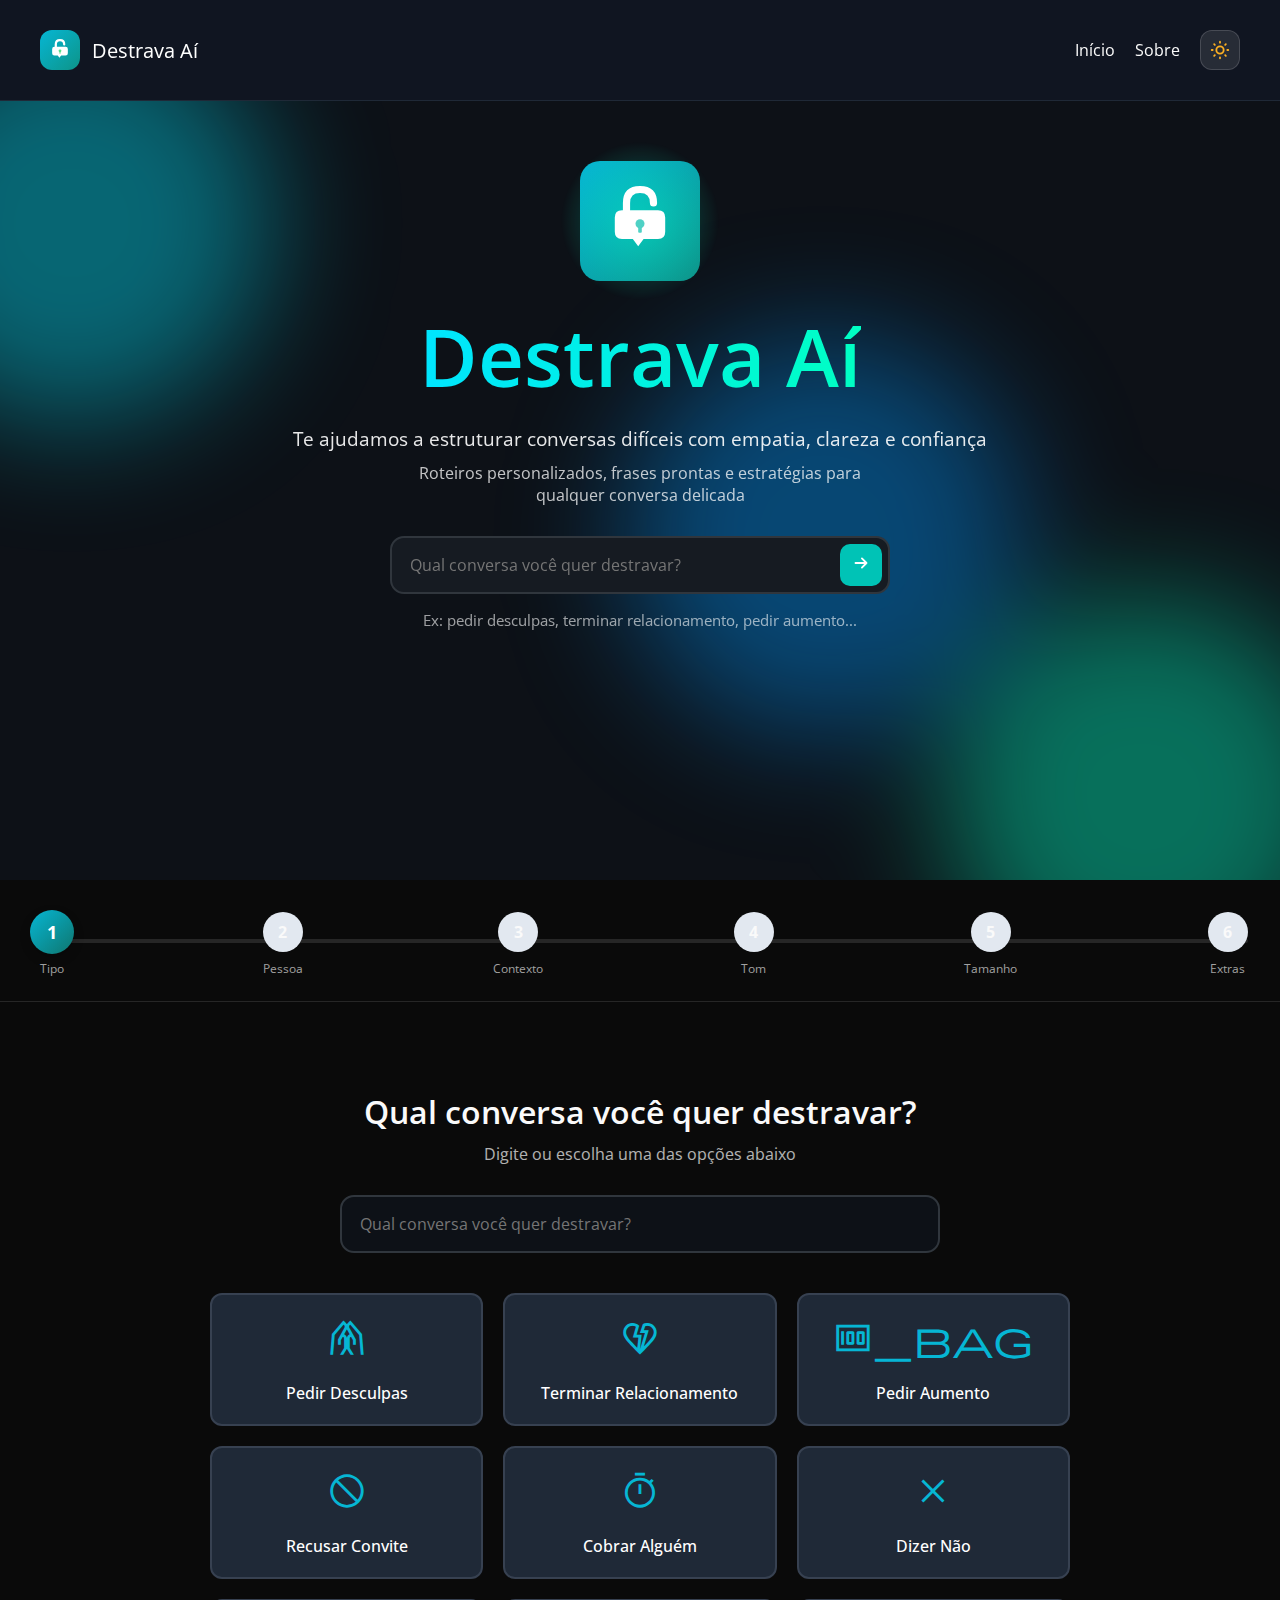
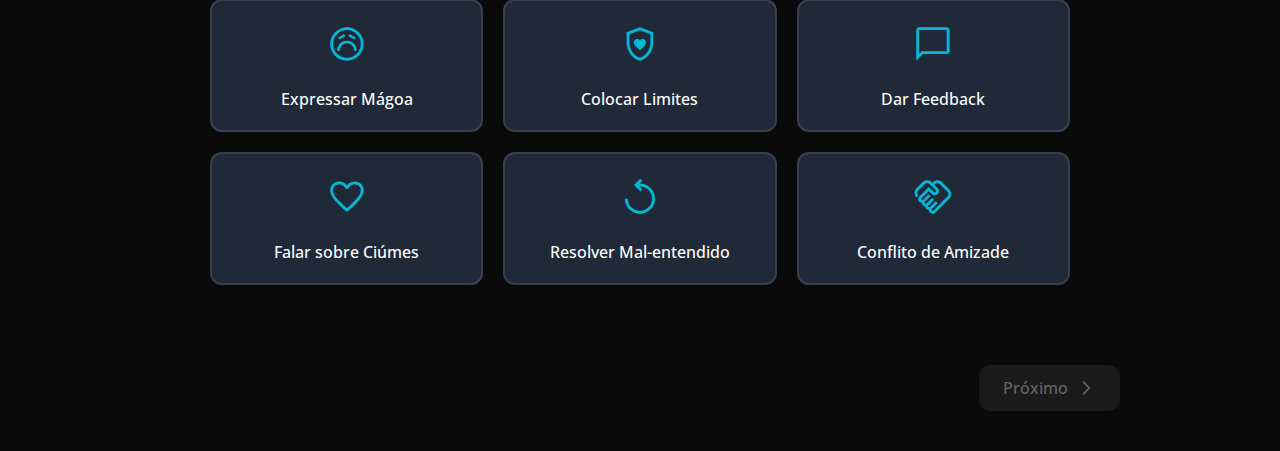
<file: index.html>
<!DOCTYPE html>
<html lang="en" class="dark">

<head>
    <meta charset="UTF-8" />
    <meta name="viewport" content="width=device-width, initial-scale=1.0" />
    <title>Destrava Aí | Pietra.dev</title>
    <link rel="stylesheet" href="style.css" />
    <link rel="stylesheet" href="https://fonts.googleapis.com/css2?family=Material+Symbols+Rounded" />
    <link rel="stylesheet" href="https://fonts.googleapis.com/css2?family=Material+Symbols+Outlined" />
    <link rel="stylesheet" href="https://fonts.googleapis.com/css2?family=Material+Symbols+Sharp" />

</head>

<body>
    <header>
        <nav>
            <!--LOGO-->
            <div class="logo-div">
                <button class="logo-btn" onclick="scrollToSection('inicio')">
                    <div class="logo-icon">
                        <svg class="logo-svg" viewBox="0 0 100 100">
                            <path d="M 65 30 Q 65 15 50 15 Q 35 15 35 30 L 35 38" fill="none" stroke="white"
                                stroke-width="8" stroke-linecap="round"></path>

                            <path d="M 30 38 Q 22 38 22 46 L 22 62 Q 22 70 30 70 
             L 42 70 L 48 78 L 54 70 L 70 70 Q 78 70 78 62 
             L 78 46 Q 78 38 70 38 Z" fill="white"></path>

                            <circle cx="50" cy="53" r="5" fill="#4ade80" opacity="0.9"></circle>
                            <rect x="48" y="53" width="4" height="10" rx="1" fill="#4ade80" opacity="0.9"></rect>
                        </svg>
                    </div>

                    <span class="logo-text">Destrava Aí</span>
                </button>
            </div>

            <!--Seçoes-->
            <div class="sections">
                <ul>
                    <li><a href="#">Início</a></li>
                    <li><a href="#">Sobre</a></li>
                </ul>

                <button id="theme-toggle" class="dark-mode-btn" aria-label="Toggle dark mode">
                    <svg class="sun-icon" viewBox="0 0 24 24" fill="none" stroke="currentColor">
                        <path stroke-linecap="round" stroke-linejoin="round" stroke-width="2"
                            d="M12 3v1m0 16v1m9-9h-1M4 12H3m15.364 6.364l-.707-.707M6.343 6.343l-.707-.707m12.728 0l-.707.707M6.343 17.657l-.707.707M16 12a4 4 0 11-8 0 4 4 0 018 0z" />
                    </svg>

                    <svg class="moon-icon" viewBox="0 0 24 24" fill="none" stroke="currentColor">
                        <path stroke-linecap="round" stroke-linejoin="round" stroke-width="2"
                            d="M20.354 15.354A9 9 0 018.646 3.646 9.003 9.003 0 0012 21a9.003 9.003 0 008.354-5.646z" />
                    </svg>
                </button>
            </div>
        </nav>
    </header>

    <!--HERO-->

    <main>
        <section id="inicio" class="hero-section">
            <div class="blobs">
                <div class="blob blob-1"></div>
                <div class="blob blob-2"></div>
                <div class="blob blob-3"></div>
            </div>

            <div class="hero-container">
                <div class="hero-center">
                    <div class="hero-logo-wrapper">
                        <div class="hero-logo-frame"></div>

                        <div class="hero-logo-glow"></div>

                        <div class="hero-logo">
                            <svg viewBox="0 0 100 100" class="hero-logo-svg hero-logo-big">
                                <path d="M 65 30 Q 65 15 50 15 Q 35 15 35 30 L 35 38" fill="none" stroke="white"
                                    stroke-width="8" stroke-linecap="round"></path>

                                <path d="M 30 38 Q 22 38 22 46 L 22 62 Q 22 70 30 70 
                   L 42 70 L 48 78 L 54 70 L 70 70 Q 78 70 78 62 
                   L 78 46 Q 78 38 70 38 Z" fill="white"></path>

                                <circle cx="50" cy="53" r="5" fill="#4fd1c5"></circle>
                                <rect x="48" y="53" width="4" height="10" rx="1" fill="#4fd1c5"></rect>
                            </svg>
                        </div>
                    </div>

                    <h1 class="hero-title">
                        <span class="hero-gradient-text">Destrava Aí</span>
                    </h1>

                    <p class="hero-subtitle">
                        Te ajudamos a estruturar conversas difíceis com empatia, clareza e
                        confiança
                    </p>

                    <p class="hero-description">
                        Roteiros personalizados, frases prontas e estratégias para qualquer conversa delicada
                    </p>

                    <div class="hero-input-wrapper" id="heroInputWrapper">
                        <input type="text" class="hero-input" id="heroInput"
                            placeholder="Qual conversa você quer destravar?" />

                        <button type="button" class="hero-submit" id="heroSubmit" aria-label="Buscar conversa">
                            <svg viewBox="0 0 24 24" class="hero-submit-icon">
                                <path stroke-linecap="round" stroke-linejoin="round" stroke-width="2"
                                    d="M13 7l5 5m0 0l-5 5m5-5H6" />
                            </svg>
                        </button>

                        <div class="hero-dropdown" id="heroDropdown">
                            <div class="dropdown-grid" id="dropdownGrid"></div>
                        </div>
                    </div>

                    <p class="hero-hint">
                        Ex: pedir desculpas, terminar relacionamento, pedir aumento...
                    </p>
                </div>
            </div>
        </section>
    </main>

    <!--FORM-->

    <div class="timeline-container">
        <!-- Progress bar de fundo -->
        <div class="progress-bar-bg">
            <div class="progress-bar-fill" id="progress-bar-fill"></div>
        </div>

        <!-- Steps -->
        <div class="steps">
            <div class="step" data-step="1">
                <div class="circle">1</div>
                <span class="label">Tipo</span>
            </div>
            <div class="step" data-step="2">
                <div class="circle">2</div>
                <span class="label">Pessoa</span>
            </div>
            <div class="step" data-step="3">
                <div class="circle">3</div>
                <span class="label">Contexto</span>
            </div>
            <div class="step" data-step="4">
                <div class="circle">4</div>
                <span class="label">Tom</span>
            </div>
            <div class="step" data-step="5">
                <div class="circle">5</div>
                <span class="label">Tamanho</span>
            </div>
            <div class="step" data-step="6">
                <div class="circle">6</div>
                <span class="label">Extras</span>
            </div>
        </div>
    </div>

    <form>

        <!--STEP 1-->

        <section class="step1">
            <h2>Qual conversa você quer destravar?</h2>
            <p>Digite ou escolha uma das opções abaixo</p>

            <input type="text" class="hero-input" id="step1Input" placeholder="Qual conversa você quer destravar?" />

            <div class="cards"></div>

        </section>

        <!--STEP 2-->

        <section class="step2">
            <h2>Com quem você vai conversar?</h2>
            <p>O tipo de relacionamento influencia a abordagem</p>

            <div class="cards-step2"></div>

        </section>


        <!--STEP 3-->


        <section class="step3">
            <h2>Contexto da Conversa</h2>
            <p>Entenda a proximidade e onde a conversa acontecerá</p>

            <div class="step3-section">
                <h3 class="step3-subtitle">Nível de proximidade</h3>
                <div class="cards-step3-proximity"></div>
            </div>

        </section>

        <!--STEP 4-->

        <section class="step4">
            <h2>Qual tom você quer usar?</h2>
            <p>O tom define a estratégia e as palavras que você usará</p>

            <div class="cards-step4"></div>

        </section>

        <!--STEP 5-->

        <section class="step5">
            <h2>Quanto tempo você tem?</h2>
            <p>Isso ajuda a definir o nível de detalhe do roteiro</p>

            <div class="cards-step5"></div>

        </section>

        <!--STEP 6-->

        <section class="step6" style="display: none;">
            <h2>Personalize ainda mais</h2>
            <p>Selecione elementos extras que quer incluir (opcional)</p>

            <div class="cards-step6"></div>

         </section>

         <div id="results" class="container" style="display: none;">

            <!-- Header -->
            <div class="header no-print">
                <div class="icon-wrapper">
                    <svg class="check-icon" viewBox="0 0 24 24" fill="none" stroke="currentColor">
                        <path stroke-linecap="round" stroke-linejoin="round" stroke-width="2" d="M5 13l4 4L19 7" />
                    </svg>
                </div>
                <h2>Conversa Destravada!</h2>
                <p>Aqui está seu roteiro personalizado. Use como guia durante a conversa.</p>
            </div>

            <!-- Print Header -->
            <div class="print-header print-only">
                <h1>🔓 Destrava Aí</h1>
                <h2>Seu Roteiro Personalizado</h2>
                <p id="print-date"></p>
            </div>

            <div class="frase-pronta">
                <div class="bg-effect top"></div>
                <div class="bg-effect bottom"></div>
                <h3>Como Começar</h3>
                <div class="quote" id="frasePronta"></div>
            </div>

            <div class="roteiro" id="roteiroContainer">
            </div>

            <div class="info-sections">
                <div class="section sentimentos">
                    <h3>Emoções Envolvidas</h3>
                    <p id="sentimentos"></p>
                </div>
                <div class="section evitar">
                    <h3>Armadilhas para Evitar</h3>
                    <ul id="evitarList"></ul>
                </div>
                <div class="section finalizar">
                    <h3>Como Finalizar</h3>
                    <p id="finalizar"></p>
                </div>
            </div>

            <div id="extrasContainer">
            </div>

            <div class="action-buttons">
                <button id="newConversation">Destravar Outra Conversa</button>
                <button id="printButton">
                    Imprimir Guia
                    <svg class="print-icon" viewBox="0 0 24 24" fill="none" stroke="currentColor">
                        <path stroke-linecap="round" stroke-linejoin="round" stroke-width="2"
                            d="M17 17h2a2 2 0 002-2v-4a2 2 0 00-2-2H5a2 2 0 00-2 2v4a2 2 0 002 2h2m2 4h6a2 2 0 002-2v-4a2 2 0 00-2-2H9a2 2 0 00-2 2v4a2 2 0 002 2zm8-12V5a2 2 0 00-2-2H9a2 2 0 00-2 2v4h10z" />
                    </svg>
                </button>
            </div>

        </div>


        <div class="form-navigation">
            <button type="button" id="backBtn" class="nav-btn back-btn" style="display: none;">
                <svg width="20" height="20" viewBox="0 0 24 24" fill="none" stroke="currentColor">
                    <path stroke-linecap="round" stroke-linejoin="round" stroke-width="2" d="M15 19l-7-7 7-7" />
                </svg>
                Voltar
            </button>
            <button type="button" id="nextBtn" class="nav-btn next-btn">
                Próximo
                <svg width="20" height="20" viewBox="0 0 24 24" fill="none" stroke="currentColor">
                    <path stroke-linecap="round" stroke-linejoin="round" stroke-width="2" d="M9 5l7 7-7 7" />
                </svg>
            </button>
        </div>

    </form>



    <script src="generators.js"></script>
    <script src="script.js"></script>
</body>

</html>
</file>
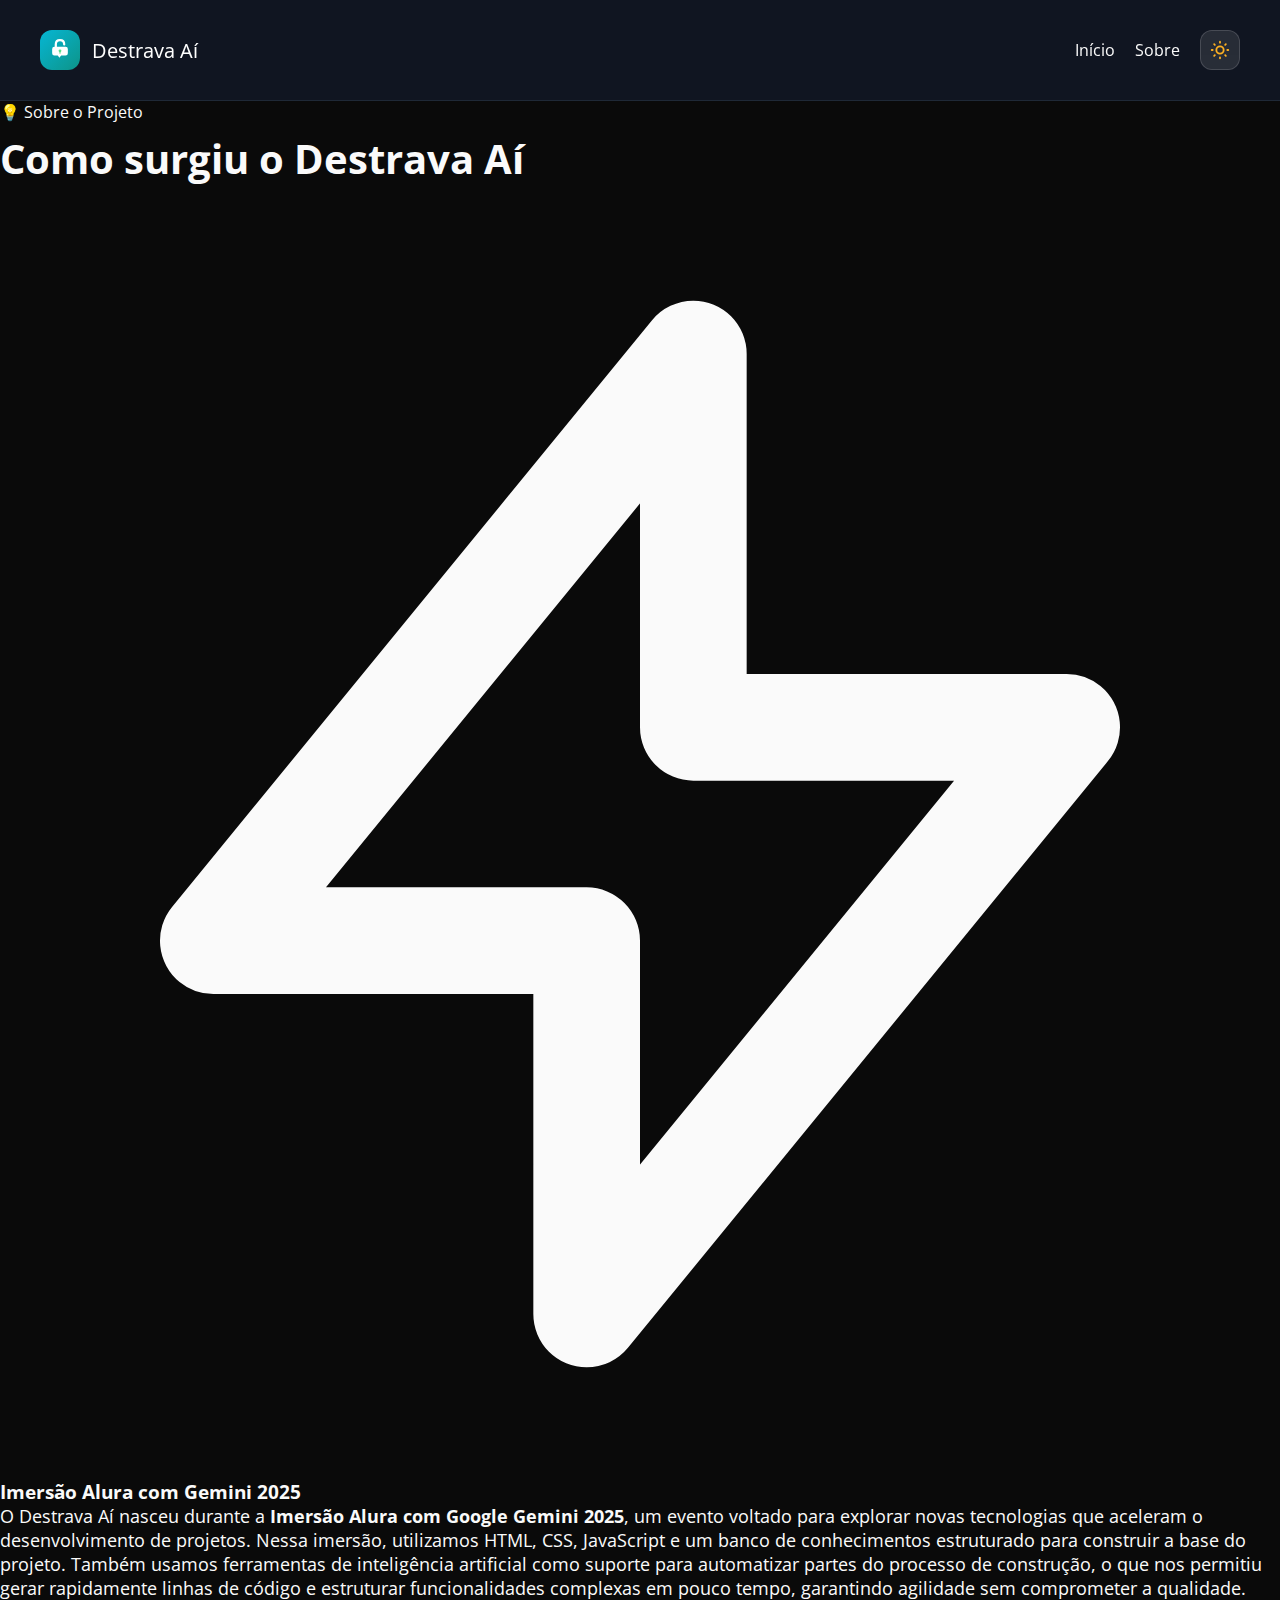
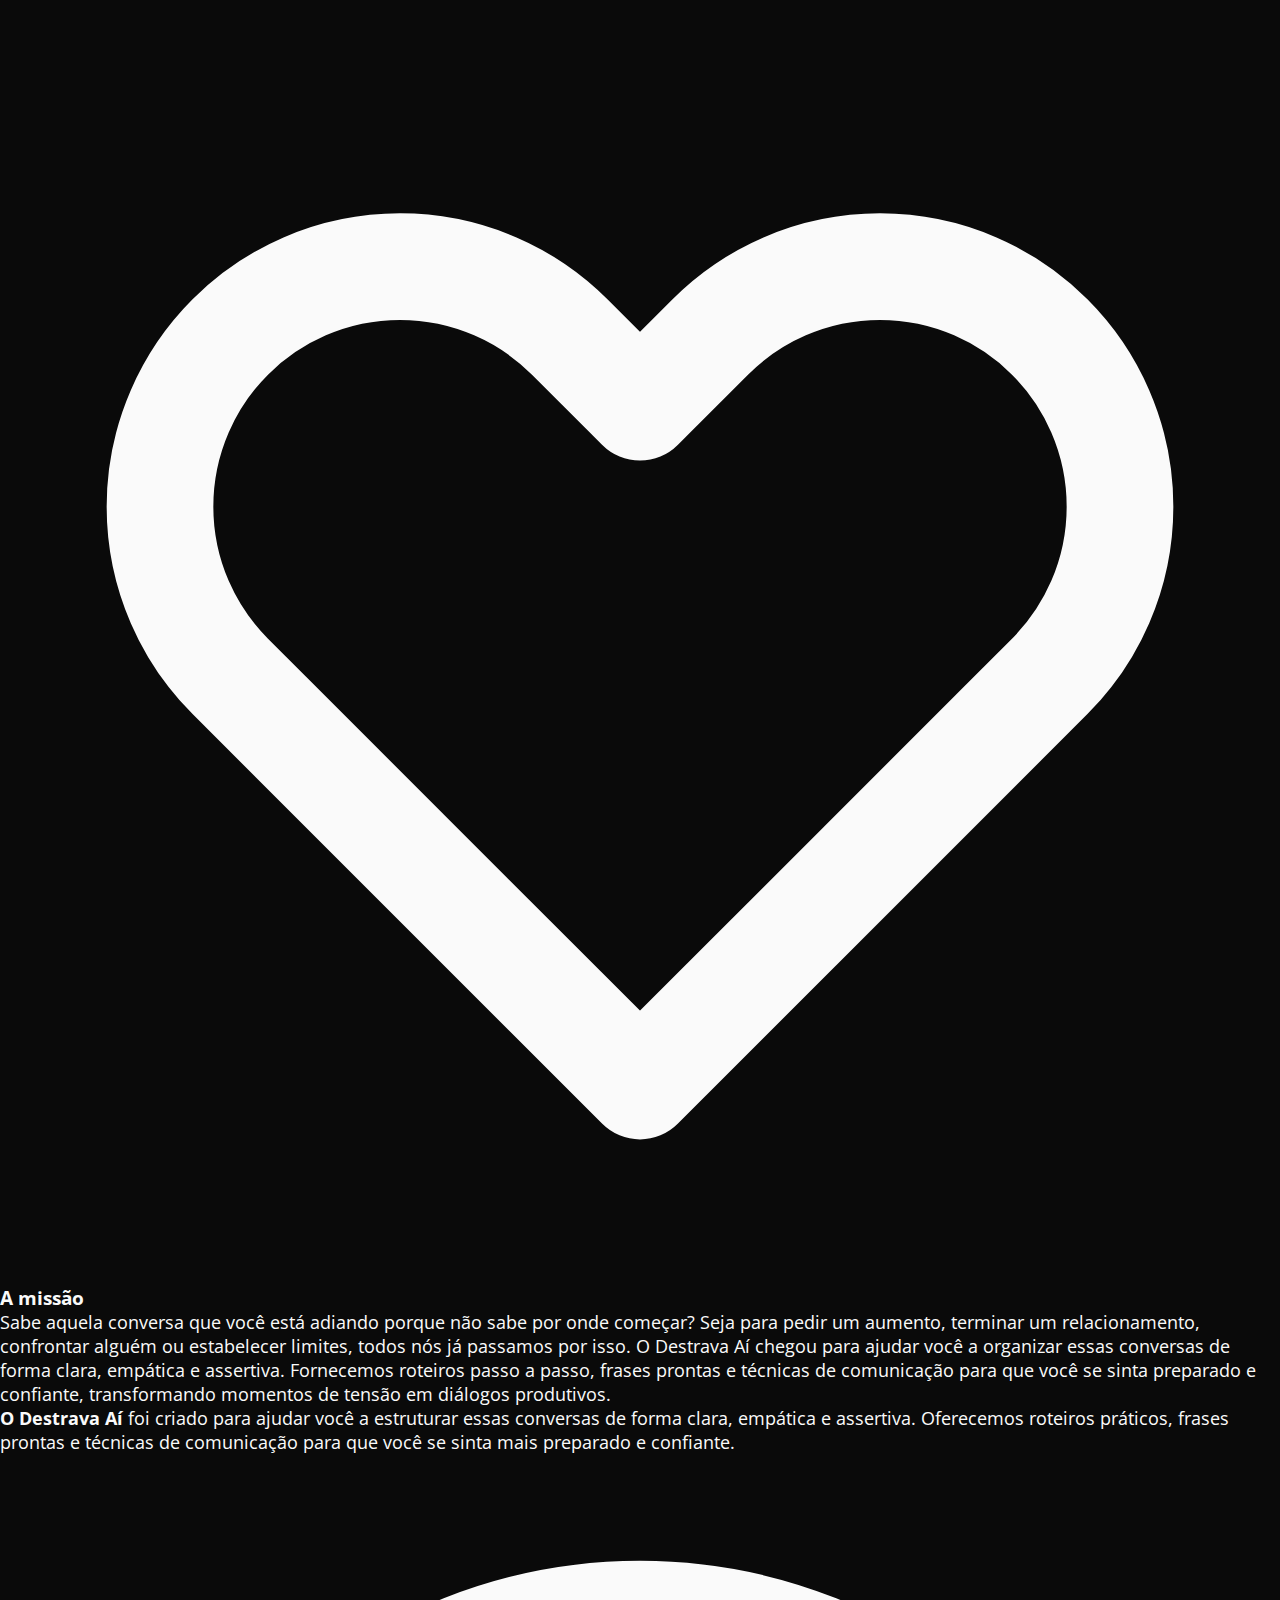
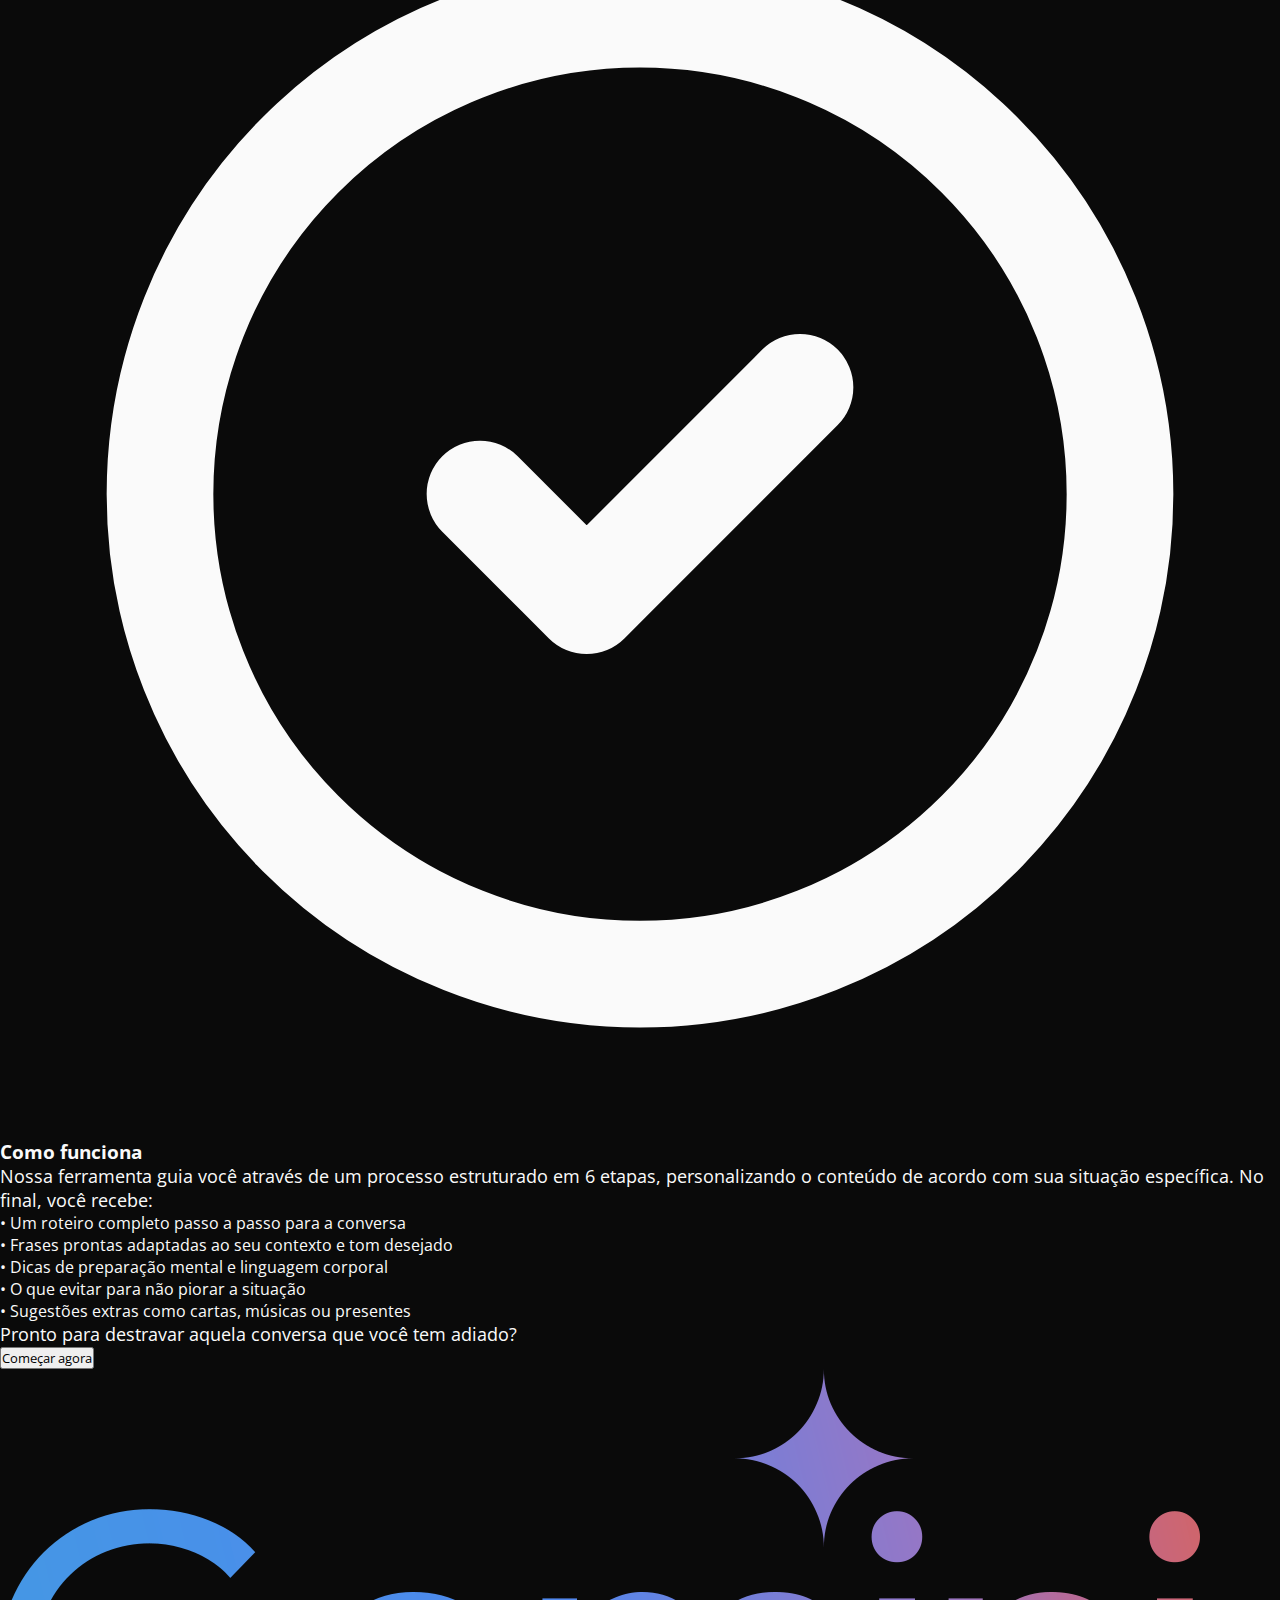
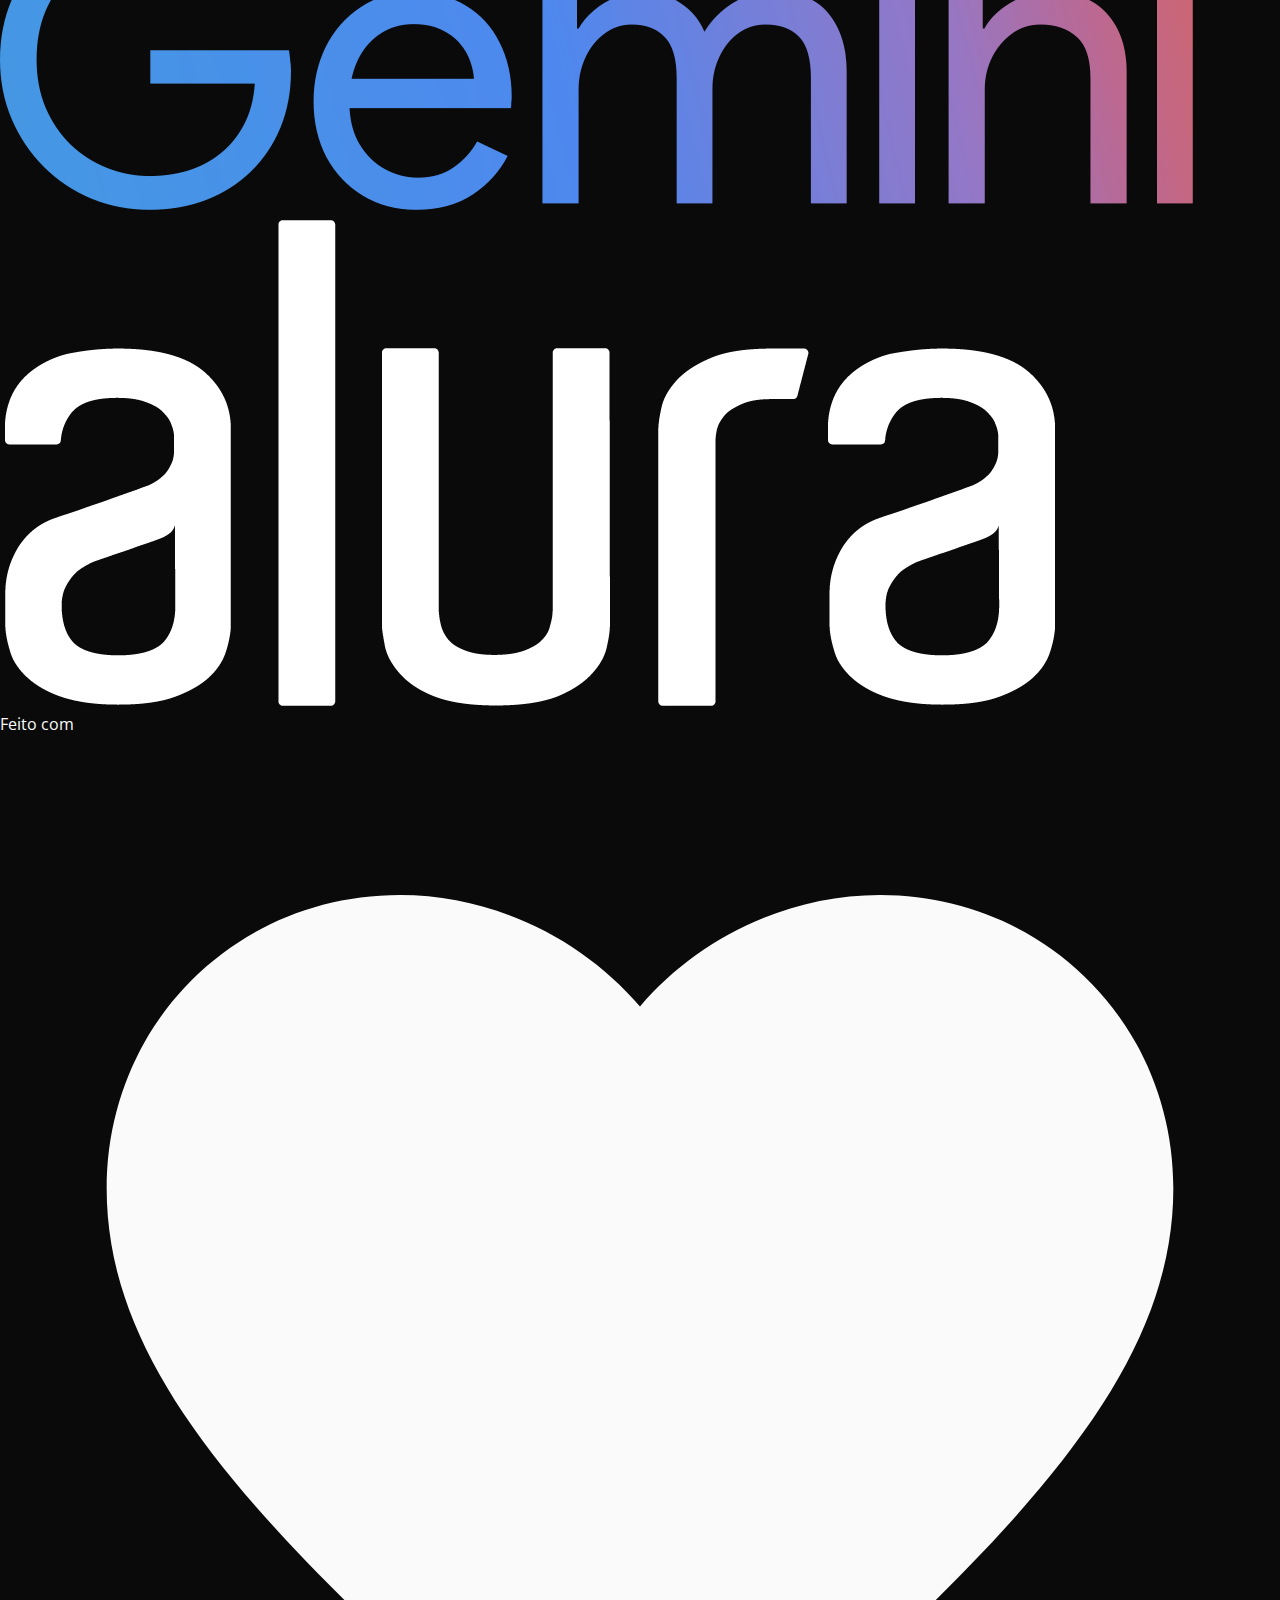
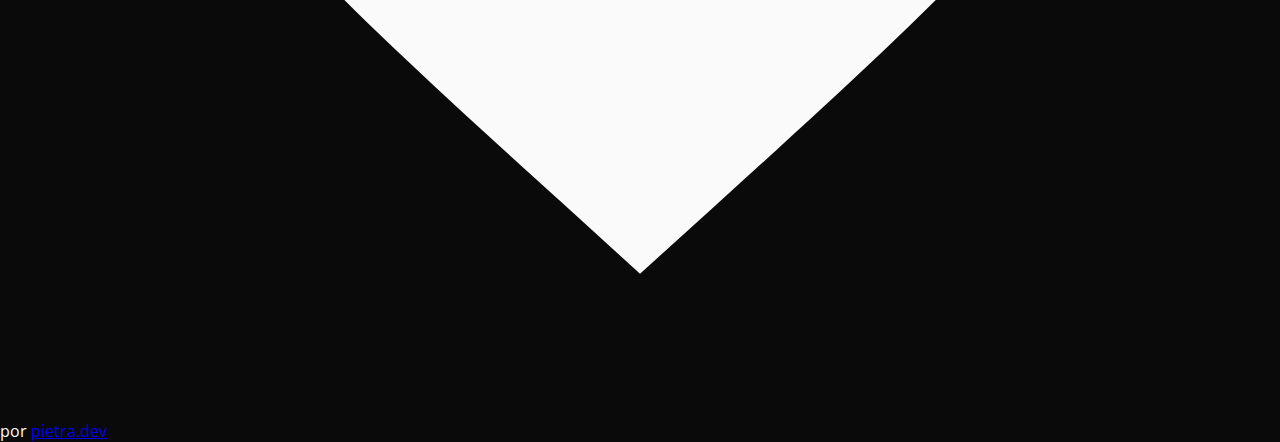
<file: sobre.html>
<!DOCTYPE html>
<html lang="en" class="dark">

<head>
  <meta charset="UTF-8">
  <meta name="viewport" content="width=device-width, initial-scale=1.0">
  <title>Sobre - Destrava Aí | Pietra.dev</title>
  <link rel="stylesheet" href="style.css">
  <link rel="stylesheet" href="https://fonts.googleapis.com/css2?family=Material+Symbols+Rounded" />
  <link rel="stylesheet" href="https://fonts.googleapis.com/css2?family=Material+Symbols+Outlined" />
  <link rel="stylesheet" href="https://fonts.googleapis.com/css2?family=Material+Symbols+Sharp" />
</head>

<body>
  <header>
    <nav>
      <div class="logo-div">
        <button class="logo-btn" onclick="window.location.href='index.html'">
          <div class="logo-icon">
            <svg class="logo-svg" viewBox="0 0 100 100">
              <path d="M 65 30 Q 65 15 50 15 Q 35 15 35 30 L 35 38" fill="none" stroke="white" stroke-width="8"
                stroke-linecap="round"></path>

              <path d="M 30 38 Q 22 38 22 46 L 22 62 Q 22 70 30 70 
             L 42 70 L 48 78 L 54 70 L 70 70 Q 78 70 78 62 
             L 78 46 Q 78 38 70 38 Z" fill="white"></path>

              <circle cx="50" cy="53" r="5" fill="#4ade80" opacity="0.9"></circle>
              <rect x="48" y="53" width="4" height="10" rx="1" fill="#4ade80" opacity="0.9"></rect>
            </svg>
          </div>

          <span class="logo-text">Destrava Aí</span>
        </button>
      </div>

      <div class="sections">
        <ul>
          <li><a href="index.html">Início</a></li>
          <li><a href="sobre.html">Sobre</a></li>
        </ul>

        <button id="theme-toggle" class="dark-mode-btn" aria-label="Toggle dark mode">
          <svg class="sun-icon" viewBox="0 0 24 24" fill="none" stroke="currentColor">
            <path stroke-linecap="round" stroke-linejoin="round" stroke-width="2"
              d="M12 3v1m0 16v1m9-9h-1M4 12H3m15.364 6.364l-.707-.707M6.343 6.343l-.707-.707m12.728 0l-.707.707M6.343 17.657l-.707.707M16 12a4 4 0 11-8 0 4 4 0 018 0z" />
          </svg>

          <svg class="moon-icon" viewBox="0 0 24 24" fill="none" stroke="currentColor">
            <path stroke-linecap="round" stroke-linejoin="round" stroke-width="2"
              d="M20.354 15.354A9 9 0 018.646 3.646 9.003 9.003 0 0012 21a9.003 9.003 0 008.354-5.646z" />
          </svg>
        </button>
      </div>
    </nav>
  </header>

  <section id="sobre" class="section-sobre">
    <div class="container-sobre">
      <!-- Header -->
      <div class="header-sobre">
        <div class="badge-container">
          <span class="badge-sobre">💡 Sobre o Projeto</span>
        </div>
        <h2 class="title-sobre">
          Como surgiu o <span class="highlight-sobre">Destrava Aí</span>
        </h2>
      </div>

      <div class="content-sobre">
        <div class="card-sobre card-origem">
          <div class="card-header">
            <div class="icon-container icon-origem">
              <svg class="icon-svg" fill="none" stroke="currentColor" viewBox="0 0 24 24">
                <path stroke-linecap="round" stroke-linejoin="round" stroke-width="2" d="M13 10V3L4 14h7v7l9-11h-7z" />
              </svg>
            </div>
            <div class="card-text">
              <h3 class="card-title">Imersão Alura com Gemini 2025</h3>
              <p class="card-paragraph">
                O Destrava Aí nasceu durante a <strong>Imersão Alura com Google Gemini 2025</strong>, um evento voltado
                para explorar novas tecnologias que aceleram o desenvolvimento de projetos. Nessa imersão, utilizamos
                HTML, CSS, JavaScript e um banco de conhecimentos estruturado para construir a base do projeto. Também
                usamos ferramentas de inteligência artificial como suporte para automatizar partes do processo de
                construção, o que nos permitiu gerar rapidamente linhas de código e estruturar funcionalidades complexas
                em pouco tempo, garantindo agilidade sem comprometer a qualidade.
            </div>
          </div>
        </div>

        <div class="card-sobre card-proposito">
          <div class="card-header">
            <div class="icon-container icon-proposito">
              <svg class="icon-svg" fill="none" stroke="currentColor" viewBox="0 0 24 24">
                <path stroke-linecap="round" stroke-linejoin="round" stroke-width="2"
                  d="M4.318 6.318a4.5 4.5 0 000 6.364L12 20.364l7.682-7.682a4.5 4.5 0 00-6.364-6.364L12 7.636l-1.318-1.318a4.5 4.5 0 00-6.364 0z" />
              </svg>
            </div>
            <div class="card-text">
              <h3 class="card-title">A missão</h3>
              <p class="card-paragraph">
                Sabe aquela conversa que você está adiando porque não sabe por onde começar? Seja para pedir um aumento,
                terminar um relacionamento, confrontar alguém ou estabelecer limites, todos nós já passamos por isso.

                O Destrava Aí chegou para ajudar você a organizar essas conversas de forma clara, empática e assertiva.
                Fornecemos roteiros passo a passo, frases prontas e técnicas de comunicação para que você se sinta
                preparado e confiante, transformando momentos de tensão em diálogos produtivos. </p>
              <p class="card-paragraph">
                <strong>O Destrava Aí</strong> foi criado para ajudar você a estruturar essas conversas de forma clara,
                empática e assertiva. Oferecemos roteiros práticos, frases prontas e técnicas de comunicação para que
                você se sinta mais preparado e confiante.
              </p>
            </div>
          </div>
        </div>

        <!-- Como funciona -->
        <div class="card-sobre card-como-funciona">
          <div class="card-header">
            <div class="icon-container icon-como-funciona">
              <svg class="icon-svg" fill="none" stroke="currentColor" viewBox="0 0 24 24">
                <path stroke-linecap="round" stroke-linejoin="round" stroke-width="2"
                  d="M9 12l2 2 4-4m6 2a9 9 0 11-18 0 9 9 0 0118 0z" />
              </svg>
            </div>
            <div class="card-text">
              <h3 class="card-title">Como funciona</h3>
              <p class="card-paragraph">
                Nossa ferramenta guia você através de um processo estruturado em 6 etapas, personalizando o conteúdo de
                acordo com sua situação específica. No final, você recebe:
              </p>
              <ul class="list-sobre">
                <li><span class="list-bullet">•</span> Um roteiro completo passo a passo para a conversa</li>
                <li><span class="list-bullet">•</span> Frases prontas adaptadas ao seu contexto e tom desejado</li>
                <li><span class="list-bullet">•</span> Dicas de preparação mental e linguagem corporal</li>
                <li><span class="list-bullet">•</span> O que evitar para não piorar a situação</li>
                <li><span class="list-bullet">•</span> Sugestões extras como cartas, músicas ou presentes</li>
              </ul>
            </div>
          </div>
        </div>

        <div class="cta-sobre">
          <p class="cta-text">Pronto para destravar aquela conversa que você tem adiado?</p>
          <button id="btn-comecar" class="cta-button" onclick="window.location.href='index.html'">Começar agora</button>
        </div>
      </div>
    </div>
  </section>

  <script>
    const themeToggle = document.getElementById('theme-toggle');
    const html = document.documentElement;

    const currentTheme = localStorage.getItem('theme') || 'dark';
    html.classList.toggle('dark', currentTheme === 'dark');

     themeToggle.addEventListener('click', () => {
       const isDark = html.classList.toggle('dark');
       localStorage.setItem('theme', isDark ? 'dark' : 'light');
     });
   </script>

   <footer class="footer">
     <div class="footer-content">
       <div class="footer-powered">
         <img src="assets/gemini.png" alt="Google Gemini" class="footer-logo gemini-logo">
         <span class="footer-separator"></span>
         <img src="assets/alura.avif" alt="Alura" class="footer-logo alura-logo">
       </div>


       <div class="footer-made">
         <span class="footer-text">Feito com</span>
         <svg class="heart-icon" viewBox="0 0 24 24" fill="currentColor">
           <path
             d="M12 21.35l-1.45-1.32C5.4 15.36 2 12.28 2 8.5 2 5.42 4.42 3 7.5 3c1.74 0 3.41.81 4.5 2.09C13.09 3.81 14.76 3 16.5 3 19.58 3 22 5.42 22 8.5c0 3.78-3.4 6.86-8.55 11.54L12 21.35z" />
         </svg>
         <span class="footer-text">por</span>
         <a href="https://github.com/Pietra-Costa" rel="noopener" target="_blank" class="footer-link">pietra.dev</a>
       </div>
     </div>
   </footer>
</body>

</html>
</file>
<file: style.css>
@import url(https://fonts.googleapis.com/css?family=Open+Sans:300,regular,500,600,700,800,300italic,italic,500italic,600italic,700italic,800italic);
* {
    padding: 0;
    margin: 0;
    box-sizing: border-box;
  font-family: "Open Sans", sans-serif;
}

:root {
  --background: #ffffff;
  --foreground: oklch(0.145 0 0);
  --card: #ffffff;
  --muted: #ececf0;
  --muted-foreground: #717182;
  --accent: #e9ebef;
  --border: rgba(0, 0, 0, 0.1);
  --navbar-background: rgba(255, 255, 255, 0.8);
  --navbar-border: rgba(229, 231, 235, 1);
}

.dark {
  --background: oklch(0.145 0 0);
  --foreground: oklch(0.985 0 0);
  --card: oklch(0.145 0 0);
  --muted: oklch(0.269 0 0);
  --muted-foreground: oklch(0.708 0 0);
  --accent: oklch(0.269 0 0);
  --border: oklch(0.269 0 0);
  --navbar-background: rgba(17, 24, 39, 0.8);
  --navbar-border: rgba(31, 41, 55, 1);
}

body {
  background: var(--background);
  color: var(--foreground);
  transition: background 0.3s, color 0.3s;
}

header {
  background: var(--navbar-background);
  border-bottom: 1px solid var(--navbar-border);
  backdrop-filter: blur(20px);
  -webkit-backdrop-filter: blur(20px);
}

nav {
    display: flex;
    justify-content: space-between;
  align-items: center;
    padding: 30px 40px;
}

.sections {
    display: flex;
  align-items: center;
    gap: 20px;
}

.sections ul {
    display: flex;
    list-style: none;
    gap: 20px;
}

.sections ul li a {
    text-decoration: none;
    color: var(--foreground);
  transition: color 0.3s;
}

#theme-toggle {
  background: transparent;
  border: 1px solid var(--border);
  border-radius: 12px;
  padding: 8px;
  width: 40px;
  height: 40px;
  cursor: pointer;
  display: flex;
  align-items: center;
  justify-content: center;
  transition: all 0.3s;
  color: var(--foreground);
}

.dark #theme-toggle {
  background: rgba(255, 255, 255, 0.1);
  border-color: rgba(255, 255, 255, 0.15);
}

#theme-toggle:hover {
  background: var(--accent);
}

#theme-toggle svg {
  transition: all 0.3s;
}

.dark #theme-toggle .sun-icon {
  display: block;
  color: #fdb022;
}

.dark #theme-toggle .moon-icon {
  display: none;
}

#theme-toggle .sun-icon {
  display: none;
}

#theme-toggle .moon-icon {
  display: block;
}

.logo-btn {
  display: flex;
  align-items: center;
  gap: 0.75rem;
  background: none;
  border: none;
  cursor: pointer;
}

.logo-icon {
  width: 40px;
  height: 40px;
  background: linear-gradient(to bottom right, #06b6d4, #0d9488);
  border-radius: 0.75rem;
  display: flex;
  align-items: center;
  justify-content: center;
  transform: scale(1);
  transition: transform 0.2s;
}

.logo-btn:hover .logo-icon {
  transform: scale(1.1);
}

.logo-svg {
  width: 28px;
  height: 28px;
  color: white;
}

.logo-text {
  font-size: 1.25rem;
  color: #111827;
  transition: color 0.2s;
}

.dark .logo-text {
  color: white;
}

/* HERO */

.hero-section {
  position: relative;
  padding: 80px 20px 250px;
  overflow: hidden;
  background: var(--background, #f6f7f9);
  color: var(--text, #111);
}

.blobs {
  position: absolute;
  inset: 0;
  pointer-events: none;
  filter: blur(60px);
}

.blob {
  position: absolute;
  width: 400px;
  height: 400px;
  border-radius: 50%;
  opacity: 0.4;
  animation: float 12s infinite alternate ease-in-out;
}

.blob-1 {
  background: #00e5ff;
  top: -10%;
  left: -10%;
}

.blob-2 {
  background: #00ffc3;
  bottom: -15%;
  right: -5%;
  animation-duration: 16s;
}

.blob-3 {
  background: #0099ff;
  top: 30%;
  right: 20%;
  animation-duration: 18s;
}

/* Light mode - blobs mais claros e sutis */
:root .blob {
  opacity: 0.15;
}

:root .blob-1 {
  background: #b3f5ff;
  top: 10%;
  left: 5%;
}

:root .blob-2 {
  background: #b3ffe8;
  bottom: -5%;
  right: 10%;
}

:root .blob-3 {
  background: #b3d9ff;
  top: 40%;
  right: 15%;
}

.dark .blob {
  opacity: 0.4;
}

.dark .blob-1 {
  background: #00e5ff;
  top: -10%;
  left: -10%;
}

.dark .blob-2 {
  background: #00ffc3;
  bottom: -15%;
  right: -5%;
}

.dark .blob-3 {
  background: #0099ff;
  top: 30%;
  right: 20%;
}

@keyframes float {
  from {
    transform: translate(0, 0);
  }
  to {
    transform: translate(40px, -40px);
  }
}

.hero-container {
  max-width: 900px;
  margin: 0 auto;
  position: relative;
  z-index: 2;
}

.hero-center {
  text-align: center;
}

.hero-logo-wrapper {
  position: relative;
  width: 120px;
  height: 120px;
  margin: -20px auto 20px;
  display: flex;
  align-items: center;
  justify-content: center;
}

.hero-logo-frame {
  position: absolute;
  width: 120px;
  height: 120px;
  border-radius: 20px;
  background: linear-gradient(to bottom right, #06b6d4, #0d9488);
  z-index: 0;
}

.hero-logo-glow {
  position: absolute;
  width: 160px;
  height: 160px;
  border-radius: 50%;
  background: radial-gradient(circle, rgba(0, 255, 200, 0.4), transparent 70%);
  animation: pulse 3s infinite ease-in-out;
  z-index: 0;
}

@keyframes pulse {
  0% {
    transform: scale(0.95);
    opacity: 0.6;
  }
  100% {
    transform: scale(1.1);
    opacity: 1;
  }
}

.hero-logo {
  position: relative;
  width: 100%;
  height: 100%;
  z-index: 2;
  display: flex;
  align-items: center;
  justify-content: center;
}

.hero-logo-svg {
  width: 90px;
  height: 90px;
  color: white;
}

.hero-title {
  font-size: 3rem;
  font-weight: 800;
  margin: 10px 0 15px;
}

.hero-gradient-text {
  background: linear-gradient(90deg, #00e5ff, #00ffc3);
  -webkit-background-clip: text;
  color: transparent;
  font-size: 80px;
  font-weight: 600;
}

.hero-subtitle {
  font-size: 1.2rem;
  opacity: 0.9;
  margin-bottom: 10px;
}

.hero-description {
  font-size: 1rem;
  opacity: 0.75;
  max-width: 500px;
  margin: 0 auto 30px;
}

.hero-input-wrapper {
  position: relative;
  max-width: 500px;
  margin: 0 auto;
  width: 100%;
  z-index: 150;
}

.hero-input {
  width: 100%;
  padding: 16px 18px;
  border-radius: 14px;
  border: 2px solid #d0d7de;
  font-size: 1rem;
  outline: none;
  transition: 0.2s;
}

.hero-input:focus {
  border-color: #00c8c8;
  box-shadow: 0 0 10px rgba(0, 255, 200, 0.2);
}

.hero-submit {
  position: absolute;
  top: 50%;
  right: 8px;
  transform: translateY(-50%);
  padding: 8px 10px;
  border-radius: 10px;
  background: #00d5c4;
  border: none;
  cursor: pointer;
  transition: 0.2s;
}

.hero-submit:hover {
  background: #00b3a4;
}

.hero-submit-icon {
  width: 22px;
  height: 22px;
  stroke: white;
}

.hero-dropdown {
  position: absolute;
  top: calc(100% + 8px);
  left: 0;
  right: 0;
  background: white;
  border-radius: 12px;
  border: 1px solid #e4e4e4;
  box-shadow: 0 10px 30px rgba(0, 0, 0, 0.08);
  display: none;
  max-height: 260px;
  overflow-y: auto;
  z-index: 150;
}

.hero-dropdown.open {
  display: block;
}

.dropdown-grid {
  display: flex;
  flex-direction: column;
}

.dropdown-item {
  display: flex;
  align-items: center;
  gap: 12px;
  padding: 12px 16px;
  background: none;
  border: none;
  width: 100%;
  text-align: left;
  cursor: pointer;
  transition: 0.15s;
}

.dropdown-item:hover {
  background: #f2fefe;
}

.dropdown-icon {
  font-size: 1.3rem;
}

.dropdown-icon .material-symbols-outlined {
  color: #06b6d4;
  font-size: 22px;
}

.dark .dropdown-icon .material-symbols-outlined {
  color: #06b6d4;
}

.dropdown-text {
  font-size: 1rem;
  color: inherit;
}

.hero-hint {
  margin-top: 16px;
  font-size: 0.95rem;
  opacity: 0.6;
}

/* ============================
   CONVERSATION CARDS
============================ */
.cards {
  display: grid;
  grid-template-columns: repeat(3, 1fr);
  gap: 20px;
  margin-top: 30px;
  max-width: 900px;
  margin-left: auto;
  margin-right: auto;
}

.cards-step2 {
  display: grid;
  grid-template-columns: repeat(4, 1fr);
  gap: 20px;
  margin-top: 30px;
  max-width: 1000px;
  margin-left: auto;
  margin-right: auto;
}

.step2-icon {
  font-size: 48px !important;
}

@media (max-width: 1024px) {
  .cards-step2 {
    grid-template-columns: repeat(3, 1fr);
  }
}

@media (max-width: 768px) {
  .cards-step2 {
    grid-template-columns: repeat(2, 1fr);
  }
}

@media (max-width: 768px) {
  .cards {
    grid-template-columns: repeat(2, 1fr);
  }
}

@media (max-width: 480px) {
  .cards {
    grid-template-columns: 1fr;
  }
}

.grid {
  display: grid;
  grid-template-columns: repeat(auto-fit, minmax(200px, 1fr));
  gap: 16px;
  margin-top: 20px;
}

.conversation-cards {
  margin-top: 40px;
  display: grid;
  grid-template-columns: repeat(auto-fit, minmax(200px, 1fr));
  gap: 16px;
  max-width: 800px;
  margin-left: auto;
  margin-right: auto;
}

.conversation-card {
  background: white;
  border: 2px solid #e5e7eb;
  border-radius: 12px;
  padding: 20px;
  display: flex;
  flex-direction: column;
  align-items: center;
  gap: 12px;
  cursor: pointer;
  transition: all 0.3s ease;
  text-align: center;
  animation: fadeIn 0.3s ease;
}

@keyframes fadeIn {
  from {
    opacity: 0;
    transform: translateY(10px);
  }
  to {
    opacity: 1;
    transform: translateY(0);
  }
}

.conversation-card:hover {
  border-color: #06b6d4;
  transform: translateY(-4px);
  box-shadow: 0 8px 20px rgba(6, 182, 212, 0.2);
}

.conversation-card.selected {
  border-color: #06b6d4;
  background: linear-gradient(
    135deg,
    rgba(6, 182, 212, 0.1),
    rgba(20, 184, 166, 0.1)
  );
  box-shadow: 0 4px 15px rgba(6, 182, 212, 0.3);
  transform: scale(1.02);
}

.conversation-card.hidden {
  display: none;
}

.conversation-card-icon {
  font-size: 40px;
  color: #06b6d4;
}

.conversation-card-icon .material-symbols-outlined {
  font-size: 40px;
}

.conversation-card-title {
  font-size: 1rem;
  font-weight: 500;
  color: #111827;
}

/* Dark mode */
.dark .conversation-card {
  background: #1f2937;
  border-color: #374151;
}

.dark .conversation-card:hover {
  border-color: #06b6d4;
  background: #111827;
}

.dark .conversation-card-title {
  color: white;
}

.dark .conversation-card.selected {
  border-color: #06b6d4;
  background: linear-gradient(
    135deg,
    rgba(6, 182, 212, 0.2),
    rgba(20, 184, 166, 0.2)
  );
  box-shadow: 0 4px 15px rgba(6, 182, 212, 0.4);
}

.no-results {
  grid-column: 1 / -1;
  text-align: center;
  padding: 40px 20px;
  font-size: 1.1rem;
  color: #9ca3af;
  opacity: 0.8;
}

.dark .no-results {
  color: #6b7280;
}

.dark .hero-section {
  background: #0d1117;
  color: #fff;
}

.dark .hero-input {
  background: #161b22;
  border-color: #30363d;
  color: white;
}

.dark .hero-dropdown {
  background: #161b22;
  border-color: #30363d;
}

.dark .dropdown-item {
  color: white;
}

.dark .dropdown-item:hover {
  background: #1e252e;
}

.dark .hero-submit {
  background: #00c3b6;
}

.dark .hero-submit:hover {
  background: #00a69a;
}

.timeline-container {
  position: sticky;
  top: 0;
  background: var(--background);
  padding: 2rem 2rem 1.5rem;
  border-bottom: 1px solid var(--border);
  z-index: 100;
}

.progress-bar-bg {
  position: absolute;
  top: 50%;
  left: 2rem;
  right: 2rem;
  height: 4px;
  background-color: var(--muted);
  z-index: 1;
  border-radius: 2px;
  transform: translateY(-50%);
}

.progress-bar-fill {
  height: 100%;
  width: 0%;
  background: linear-gradient(to right, #06b6d4, #14b8a6);
  transition: width 0.3s ease;
}

.steps {
  display: flex;
  justify-content: space-between;
  position: relative;
  z-index: 2;
}

.step {
  display: flex;
  flex-direction: column;
  align-items: center;
  text-align: center;
}

.circle {
  width: 40px;
  height: 40px;
  border-radius: 50%;
  background-color: #e2e8f0;
  display: flex;
  align-items: center;
  justify-content: center;
  font-weight: bold;
  transition: all 0.3s ease;
}

.step.active .circle {
  background: linear-gradient(to bottom right, #06b6d4, #0f766e);
  color: white;
  transform: scale(1.1);
  box-shadow: 0 4px 10px rgba(0, 0, 0, 0.2);
}

.label {
  margin-top: 0.5rem;
  font-size: 0.75rem;
  color: var(--muted-foreground);
}

.dark .timeline-container {
  border-bottom-color: var(--border);
}

/* ============================
   STEP 1
============================ */
.step1 {
  max-width: 900px;
  margin: 40px auto;
  padding: 40px 20px;
  text-align: center;
}

.step1 h2 {
  font-size: 2rem;
  font-weight: 600;
  margin-bottom: 10px;
  color: var(--foreground);
}

.step1 p {
  font-size: 1rem;
  opacity: 0.7;
  margin-bottom: 30px;
  color: var(--foreground);
}

.step1 .hero-input {
  width: 100%;
  max-width: 600px;
  margin: 0 auto 10px;
  padding: 16px 18px;
  border-radius: 14px;
  border: 2px solid #d0d7de;
  font-size: 1rem;
  outline: none;
  transition: 0.2s;
  background: var(--background);
  color: var(--foreground);
}

.step1 .hero-input:focus {
  border-color: #06b6d4;
  box-shadow: 0 0 10px rgba(6, 182, 212, 0.2);
}

.dark .step1 .hero-input {
  border-color: #30363d;
  background: #0d1117;
}

.dark .step1 .hero-input:focus {
  border-color: #06b6d4;
}

/* ============================
   STEP 2
============================ */
.step2 {
  max-width: 1000px;
  margin: 40px auto;
  padding: 40px 20px;
  text-align: center;
}

.step2 h2 {
  font-size: 2rem;
  font-weight: 600;
  margin-bottom: 10px;
  color: var(--foreground);
}

.step2 p {
  font-size: 1rem;
  opacity: 0.7;
  margin-bottom: 30px;
  color: var(--foreground);
}

/* ============================
   STEP 3
============================ */
.step3 {
  max-width: 1000px;
  margin: 40px auto;
  padding: 40px 20px;
  text-align: center;
}

.step3 h2 {
  font-size: 2rem;
  font-weight: 600;
  margin-bottom: 10px;
  color: var(--foreground);
}

.step3 > p {
  font-size: 1rem;
  opacity: 0.7;
  margin-bottom: 40px;
  color: var(--foreground);
}

.step3-section {
  margin-bottom: 50px;
}

.step3-subtitle {
  font-size: 1.3rem;
  font-weight: 600;
  margin-bottom: 20px;
  color: var(--foreground);
}

.cards-step3-proximity {
  display: grid;
  grid-template-columns: repeat(4, 1fr);
  gap: 20px;
  margin-top: 20px;
  max-width: 1000px;
  margin-left: auto;
  margin-right: auto;
}

@media (max-width: 1024px) {
  .cards-step3-proximity {
    grid-template-columns: repeat(2, 1fr);
  }
}

@media (max-width: 768px) {
  .cards-step3-proximity {
    grid-template-columns: 1fr;
  }
}

/* ============================
   STEP 4
============================ */
.step4 {
  max-width: 1000px;
  margin: 40px auto;
  padding: 40px 20px;
  text-align: center;
}

.step4 h2 {
  font-size: 2rem;
  font-weight: 600;
  margin-bottom: 10px;
  color: var(--foreground);
}

.step4 p {
  font-size: 1rem;
  opacity: 0.7;
  margin-bottom: 30px;
  color: var(--foreground);
}

.cards-step4 {
  display: grid;
  grid-template-columns: repeat(3, 1fr);
  gap: 20px;
  margin-top: 20px;
  max-width: 1000px;
  margin-left: auto;
  margin-right: auto;
}

.step4-card .step5-card-desc {
  font-size: 0.8rem;
  opacity: 0.6;
  margin-top: 4px;
}

@media (max-width: 768px) {
  .cards-step4 {
    grid-template-columns: repeat(2, 1fr);
  }
}

@media (max-width: 480px) {
  .cards-step4 {
    grid-template-columns: 1fr;
  }
}

/* ============================
   STEP 5
============================ */
.step5 {
  max-width: 1000px;
  margin: 40px auto;
  padding: 40px 20px;
  text-align: center;
}

.step5 h2 {
  font-size: 2rem;
  font-weight: 600;
  margin-bottom: 10px;
  color: var(--foreground);
}

.step5 p {
  font-size: 1rem;
  opacity: 0.7;
  margin-bottom: 30px;
  color: var(--foreground);
}

.cards-step5 {
  display: grid;
  grid-template-columns: repeat(4, 1fr);
  gap: 20px;
  margin-top: 20px;
  max-width: 1000px;
  margin-left: auto;
  margin-right: auto;
}

.step5-card-time {
  font-size: 0.85rem;
  color: var(--muted-foreground);
  margin-top: 4px;
}

.step5-card-desc {
  font-size: 0.8rem;
  opacity: 0.6;
  margin-top: 4px;
}

@media (max-width: 768px) {
  .cards-step5 {
    grid-template-columns: repeat(2, 1fr);
  }
}

@media (max-width: 480px) {
  .cards-step5 {
    grid-template-columns: 1fr;
  }
}

/* ============================
   STEP 6
============================ */
.step6 {
  max-width: 1000px;
  margin: 40px auto;
  padding: 40px 20px;
  text-align: center;
}

.step6 h2 {
  font-size: 2rem;
  font-weight: 600;
  margin-bottom: 10px;
  color: var(--foreground);
}

.step6 p {
  font-size: 1rem;
  opacity: 0.7;
  margin-bottom: 30px;
  color: var(--foreground);
}

.cards-step6 {
  display: grid;
  grid-template-columns: repeat(3, 1fr);
  gap: 20px;
  margin-top: 20px;
  max-width: 1000px;
  margin-left: auto;
  margin-right: auto;
}

.step6-card {
  position: relative;
}

.step6-card.selected {
  border-color: #06b6d4 !important;
  background: linear-gradient(
    135deg,
    rgba(6, 182, 212, 0.1),
    rgba(20, 184, 166, 0.1)
  ) !important;
  box-shadow: 0 4px 15px rgba(6, 182, 212, 0.3) !important;
}

.dark .step6-card.selected {
  background: linear-gradient(
    135deg,
    rgba(6, 182, 212, 0.2),
    rgba(20, 184, 166, 0.2)
  ) !important;
}

@media (max-width: 768px) {
  .cards-step6 {
    grid-template-columns: repeat(2, 1fr);
  }
}

@media (max-width: 480px) {
  .cards-step6 {
    grid-template-columns: 1fr;
  }
}

/* ============================
   NAVIGATION BUTTONS
============================ */
.form-navigation {
  display: flex;
  justify-content: space-between;
  align-items: center;
  max-width: 1000px;
  margin: 40px auto;
  padding: 0 20px;
  gap: 20px;
}

.nav-btn {
  display: flex;
  align-items: center;
  gap: 8px;
  padding: 12px 24px;
  border-radius: 12px;
  border: none;
  font-size: 1rem;
  font-weight: 500;
  cursor: pointer;
  transition: all 0.3s ease;
}

.back-btn {
  background: var(--muted);
  color: var(--foreground);
}

.back-btn:hover {
  background: var(--accent);
  transform: translateX(-2px);
}

.next-btn {
  background: linear-gradient(to bottom right, #06b6d4, #0d9488);
  color: white;
  margin-left: auto;
}

.next-btn:hover:not(:disabled):not(.disabled) {
  background: linear-gradient(to bottom right, #0891b2, #0f766e);
  transform: translateX(2px);
  box-shadow: 0 4px 15px rgba(6, 182, 212, 0.3);
}

.next-btn:disabled,
.next-btn.disabled {
  background: var(--muted);
  color: var(--muted-foreground);
  cursor: not-allowed;
  opacity: 0.6;
}

.next-btn:disabled:hover,
.next-btn.disabled:hover {
  transform: none;
  box-shadow: none;
}

.nav-btn svg {
  width: 20px;
  height: 20px;
}

/* ============================
   RESULTS SECTION
============================ */
#results.container {
  display: none;
  background: var(--background);
  min-height: 100vh;
  padding: 40px 20px;
  color: var(--foreground);
}

.header.no-print {
  text-align: center;
  margin-bottom: 40px;
  padding: 30px 20px;
}

.header.no-print .icon-wrapper {
  width: 70px;
  height: 70px;
  background: linear-gradient(135deg, #06b6d4, #14b8a6);
  border-radius: 50%;
  display: flex;
  align-items: center;
  justify-content: center;
  margin: 0 auto 20px;
  box-shadow: 0 4px 20px rgba(6, 182, 212, 0.4);
  animation: bounce 2s ease-in-out infinite;
}

.header.no-print .check-icon {
  width: 36px;
  height: 36px;
  stroke: white;
  stroke-width: 3;
}

.header.no-print h2 {
  font-size: 2.2rem;
  font-weight: 700;
  margin-bottom: 10px;
  color: var(--foreground);
  background: linear-gradient(135deg, #06b6d4, #14b8a6);
  -webkit-background-clip: text;
  -webkit-text-fill-color: transparent;
  background-clip: text;
  position: relative;
  display: inline-block;
}

.header.no-print h2::after {
  content: '';
  position: absolute;
  bottom: -8px;
  left: 50%;
  transform: translateX(-50%);
  width: 60%;
  height: 3px;
  background: linear-gradient(90deg, transparent, #06b6d4, #14b8a6, transparent);
  border-radius: 2px;
}

.header.no-print p {
  font-size: 1.1rem;
  color: var(--muted-foreground);
  margin-top: 16px;
}

@keyframes bounce {
  0%, 100% {
    transform: translateY(0);
  }
  50% {
    transform: translateY(-10px);
  }
}

.results-section {
  background: var(--background);
  min-height: 100vh;
  padding: 40px 20px;
  display: none;
}

.results-section.show {
  display: block;
}

.results-container {
  max-width: 900px;
  margin: 0 auto;
}

.results-header {
  text-align: center;
  margin-bottom: 40px;
}

.results-header h1 {
  font-size: 2.5rem;
  font-weight: 700;
  margin-bottom: 10px;
  color: var(--foreground);
  background: linear-gradient(90deg, #06b6d4, #14b8a6);
  -webkit-background-clip: text;
  -webkit-text-fill-color: transparent;
}

.results-header p {
  color: var(--muted-foreground);
  font-size: 0.9rem;
}

.result-card {
  background: var(--card);
  border: 1px solid var(--border);
  border-radius: 12px;
  padding: 24px;
  margin-bottom: 24px;
  transition: all 0.3s ease;
}

.result-card:hover {
  box-shadow: 0 4px 12px rgba(0, 0, 0, 0.1);
}

.dark .result-card:hover {
  box-shadow: 0 4px 12px rgba(0, 0, 0, 0.3);
}

.result-card h3 {
  font-size: 1.3rem;
  font-weight: 600;
  margin-bottom: 16px;
  color: var(--foreground);
}

.result-text {
  font-size: 1.1rem;
  line-height: 1.6;
  color: var(--foreground);
}

.result-card ul {
  list-style: none;
  padding: 0;
}

.result-card ul li {
  padding: 8px 0;
  font-size: 1rem;
  color: var(--foreground);
}

/* Roteiro Steps */
#roteiroContainer .step {
  margin-bottom: 12px;
  border: 1px solid var(--border);
  border-radius: 8px;
  overflow: hidden;
}


.step-content {
  display: none;
  padding: 16px;
  background: var(--background);
}

.step-content ul {
  list-style: disc;
  padding-left: 20px;
}

.step-content ul li {
  margin-bottom: 8px;
}

/* Extras */
#extrasContainer .extra {
  margin-bottom: 12px;
  border: 1px solid var(--border);
  border-radius: 8px;
  overflow: hidden;
}

.extra-header {
  padding: 16px;
  cursor: pointer;
  background: var(--muted);
  font-weight: 500;
  color: var(--foreground);
  transition: background 0.3s;
}

.extra-header:hover {
  background: var(--accent);
}


/* Botões de Ação */
.results-actions {
  display: flex;
  gap: 16px;
  justify-content: center;
  margin-top: 40px;
}

.action-btn {
  display: flex;
  align-items: center;
  gap: 8px;
  padding: 14px 28px;
  border-radius: 12px;
  font-size: 1rem;
  font-weight: 500;
  cursor: pointer;
  transition: all 0.3s ease;
  border: none;
}

.primary-btn {
  background: linear-gradient(to bottom right, #06b6d4, #0d9488);
  color: white;
}

.primary-btn:hover {
  transform: translateY(-2px);
  box-shadow: 0 6px 20px rgba(6, 182, 212, 0.4);
}

.secondary-btn {
  background: var(--muted);
  color: var(--foreground);
  border: 1px solid var(--border);
}

.secondary-btn:hover {
  background: var(--accent);
  transform: translateY(-2px);
}

@media (max-width: 768px) {
  .results-actions {
    flex-direction: column;
  }

  .action-btn {
    width: 100%;
    justify-content: center;
  }
}

/* Print Styles */
@media print {
  .results-actions,
  .timeline-container,
  .form-navigation {
    display: none !important;
  }

  .results-section {
    padding: 20px;
  }

  .result-card {
    page-break-inside: avoid;
  }
}

.container {
  max-width: 960px;
  margin: auto;
  padding: 2rem;
  font-family: sans-serif;
  color: #333;
}
.no-print {
  display: block;
}
.print-only {
  display: none;
}
.header {
  text-align: center;
  margin-bottom: 3rem;
}
.icon-wrapper {
  width: 80px;
  height: 80px;
  margin: auto;
  background: linear-gradient(135deg, #06b6d4, #14b8a6);
  border-radius: 1rem;
  display: flex;
  align-items: center;
  justify-content: center;
  animation: bounce 2s ease-in-out infinite;
  box-shadow: 0 10px 20px rgba(0, 0, 0, 0.2);
}
.check-icon {
  width: 40px;
  height: 40px;
  color: #fff;
}

h2 {
  font-size: 2.5rem;
  margin: 0.5rem 0;
}
p {
  font-size: 1.125rem;
}

@media print {
  .no-print {
    display: none !important;
  }
  .print-only {
    display: block !important;
  }
}

.frase-pronta {
  position: relative;
  overflow: hidden;
  padding: 2rem;
  border-radius: 1rem;
  background: linear-gradient(135deg, #0891b2, #14b8a6);
  color: #fff;
  margin-bottom: 2rem;
}
.frase-pronta .bg-effect {
  position: absolute;
  width: 16rem;
  height: 16rem;
  border-radius: 50%;
  background: rgba(255, 255, 255, 0.1);
}
.frase-pronta .top {
  top: -8rem;
  right: -8rem;
}
.frase-pronta .bottom {
  bottom: -8rem;
  left: -8rem;
}
.frase-pronta h3 {
  font-size: 1.5rem;
  margin-bottom: 1rem;
}
.quote {
  background: rgba(255, 255, 255, 0.2);
  padding: 1rem;
  border-radius: 1rem;
  font-style: italic;
  font-size: 1.25rem;
  color: white;
}

/* Info Sections */
.info-sections {
  display: flex;
  flex-direction: column;
  gap: 20px;
  margin: 30px 0;
}

.section {
  background: var(--card);
  border: 1px solid var(--border);
  border-radius: 12px;
  padding: 24px;
  padding-left: 28px;
  transition: all 0.3s ease;
  position: relative;
  border-left: 4px solid var(--border);
}

.section::before {
  content: '';
  position: absolute;
  left: 0;
  top: 0;
  bottom: 0;
  width: 4px;
  border-radius: 12px 0 0 12px;
}

.section.sentimentos {
  background: rgba(6, 182, 212, 0.08);
  border-left-color: #06b6d4;
}

.section.sentimentos::before {
  background: #06b6d4;
}

.section.evitar {
  background: rgba(239, 68, 68, 0.08);
  border-left-color: #ef4444;
}

.section.evitar::before {
  background: #ef4444;
}

.section.finalizar {
  background: rgba(16, 185, 129, 0.08);
  border-left-color: #10b981;
}

.section.finalizar::before {
  background: #10b981;
}

.section:hover {
  transform: translateX(4px);
  box-shadow: 0 4px 12px rgba(6, 182, 212, 0.2);
}

.section h3 {
  font-size: 1.3rem;
  font-weight: 600;
  margin-bottom: 16px;
  color: var(--foreground);
}

.section p {
  font-size: 1rem;
  line-height: 1.6;
  color: var(--foreground);
}

.section ul {
  list-style: none;
  padding: 0;
  margin: 0;
}

.section ul li {
  padding: 8px 0;
  font-size: 1rem;
  color: var(--foreground);
}

.dark .section.sentimentos {
  background: rgba(6, 182, 212, 0.12);
}

.dark .section.evitar {
  background: rgba(239, 68, 68, 0.12);
}

.dark .section.finalizar {
  background: rgba(16, 185, 129, 0.12);
}

.dark .section:hover {
  box-shadow: 0 4px 12px rgba(6, 182, 212, 0.3);
}

/* Accordion */
.roteiro {
  margin: 30px 0;
  padding: 24px;
  background: var(--muted);
  border-radius: 16px;
  border: 1px solid var(--border);
}

.roteiro h3 {
  font-size: 1.5rem;
  font-weight: 600;
  margin-bottom: 20px;
  color: var(--foreground);
}

.roteiro .step,
.roteiro .step-item,
.roteiro .accordion-item {
  border: 1px solid var(--border);
  border-radius: 12px;
  overflow: hidden;
  margin-bottom: 16px;
  transition: all 0.3s ease;
  background: var(--card);
}

.roteiro .step:hover,
.roteiro .step-item:hover,
.roteiro .accordion-item:hover {
  box-shadow: 0 4px 12px rgba(6, 182, 212, 0.2);
}

.dark .roteiro {
  background: rgba(255, 255, 255, 0.02);
  border-color: var(--border);
}

.step-header,
.accordion-header {
  display: flex;
  align-items: center;
  gap: 16px;
  padding: 16px;
  cursor: pointer;
  background: var(--muted);
  transition: background 0.3s;
  position: relative;
}

.step-header::after,
.accordion-header::after {
  content: '▼';
  margin-left: auto;
  font-size: 0.9rem;
  color: var(--muted-foreground);
  transition: transform 0.3s ease;
}

.step-header:hover,
.accordion-header:hover {
  background: var(--accent);
}

.step-header.open::after,
.accordion-header.open::after,
.extra-header.open::after {
  transform: rotate(180deg);
}

.step-number {
  width: 36px;
  height: 36px;
  border-radius: 50%;
  background: linear-gradient(to bottom right, #06b6d4, #0d9488);
  color: white;
  display: flex;
  align-items: center;
  justify-content: center;
  font-weight: 600;
  font-size: 1rem;
  flex-shrink: 0;
}

.step-title {
  flex: 1;
  font-weight: 500;
  font-size: 1.1rem;
  color: var(--foreground);
}

.step-content,
.accordion-content {
  display: none;
  padding: 20px;
  background: var(--background);
  color: var(--foreground);
  border-top: 1px solid var(--border);
  animation: slideDown 0.3s ease;
}

@keyframes slideDown {
  from {
    opacity: 0;
    transform: translateY(-10px);
  }
  to {
    opacity: 1;
    transform: translateY(0);
  }
}

.step-content p,
.accordion-content p {
  color: var(--foreground);
  line-height: 1.8;
  margin: 8px 0;
  padding-left: 8px;
  border-left: 2px solid var(--border);
}

.step-content p:first-child {
  margin-top: 0;
}

.step-content p:last-child {
  margin-bottom: 0;
}

.dark .roteiro .step,
.dark .roteiro .step-item,
.dark .roteiro .accordion-item {
  background: var(--card);
  border-color: var(--border);
}

.dark .step-header,
.dark .accordion-header {
  background: var(--muted);
}

.dark .step-content,
.dark .accordion-content {
  background: var(--background);
}

/* Extras */
#extrasContainer {
  margin: 30px 0;
}

.extra,
.extra-item {
  border: 1px solid var(--border);
  border-radius: 12px;
  margin-bottom: 16px;
  overflow: hidden;
  background: var(--card);
  transition: all 0.3s ease;
}

.extra:hover,
.extra-item:hover {
  box-shadow: 0 4px 12px rgba(6, 182, 212, 0.2);
}

.extra-header {
  display: flex;
  align-items: center;
  gap: 16px;
  padding: 16px;
  cursor: pointer;
  background: var(--muted);
  transition: background 0.3s;
  font-weight: 500;
  font-size: 1.1rem;
  color: var(--foreground);
  position: relative;
}

.extra-header::after {
  content: '▼';
  margin-left: auto;
  font-size: 0.9rem;
  color: var(--muted-foreground);
  transition: transform 0.3s ease;
}

.extra-header:hover {
  background: var(--accent);
}

.extra-icon {
  font-size: 1.5rem;
}

.extra-title {
  flex: 1;
  font-weight: 500;
  font-size: 1.1rem;
  color: var(--foreground);
}

.extra-content {
  display: none;
  padding: 20px;
  background: var(--background);
  white-space: pre-wrap;
  color: var(--foreground);
  line-height: 1.8;
  font-size: 0.95rem;
}

.extra-content strong {
  color: var(--foreground);
  font-weight: 600;
}

.dark .extra,
.dark .extra-item {
  background: var(--card);
  border-color: var(--border);
}

.dark .extra-header {
  background: var(--muted);
}

.dark .extra-content {
  background: var(--background);
  color: var(--foreground);
}

/* Action Buttons */
.action-buttons {
  display: flex;
  justify-content: center;
  gap: 16px;
  margin-top: 40px;
  flex-wrap: wrap;
}

.action-buttons button {
  display: flex;
  align-items: center;
  gap: 8px;
  padding: 14px 28px;
  border-radius: 12px;
  font-size: 1rem;
  font-weight: 500;
  cursor: pointer;
  transition: all 0.3s ease;
  border: none;
}

#printButton {
  background: linear-gradient(to bottom right, #06b6d4, #0d9488);
  color: white;
}

#printButton:hover {
  background: linear-gradient(to bottom right, #0891b2, #0f766e);
  transform: translateY(-2px);
  box-shadow: 0 4px 15px rgba(6, 182, 212, 0.4);
}

#newConversation {
  background: var(--muted);
  color: var(--foreground);
  border: 1px solid var(--border);
}

#newConversation:hover {
  background: var(--accent);
  transform: translateY(-2px);
}

.print-icon {
  width: 20px;
  height: 20px;
}

@media (max-width: 768px) {
  .action-buttons {
    flex-direction: column;
    width: 100%;
    max-width: 400px;
    margin-left: auto;
    margin-right: auto;
  }
  
  .action-buttons button {
    width: 100%;
    justify-content: center;
  }
}
</file>
